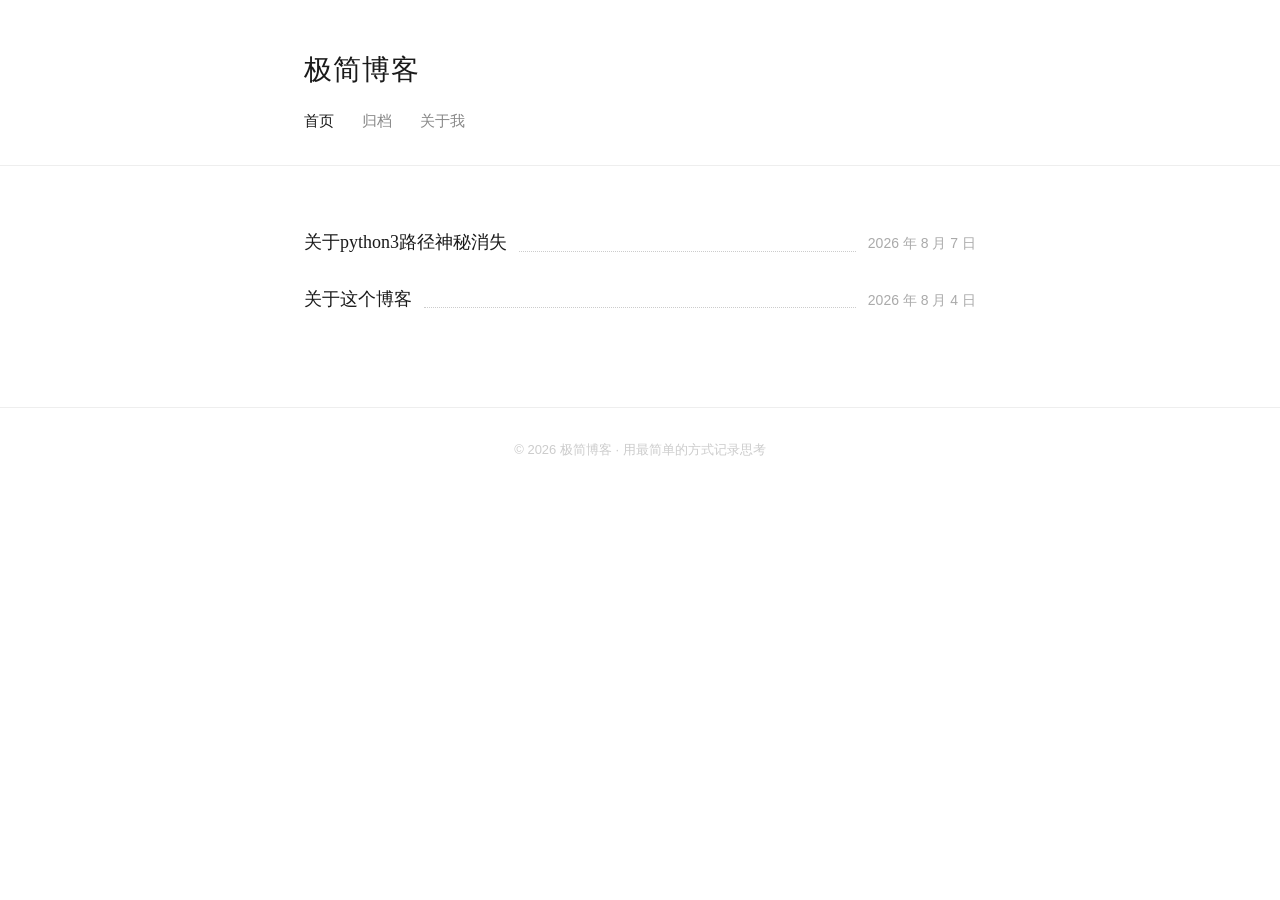
<file: index.html>
<!DOCTYPE html>
<html lang="zh-CN">
  <head>
    <meta charset="UTF-8" />
    <meta name="viewport" content="width=device-width, initial-scale=1.0" />
    <meta http-equiv="Cache-Control" content="no-cache, no-store, must-revalidate" />
    <meta http-equiv="Pragma" content="no-cache" />
    <meta http-equiv="Expires" content="0" />
    <title>极简博客</title>
    <link rel="stylesheet" href="assets/css/style.css?v=msiag0zb" />
  </head>
  <body>
    <!-- ==================== 顶部导航 ==================== -->
    <header class="site-header">
      <div class="container">
        <a href="#" class="site-title" id="site-title">极简博客</a>
        <nav class="site-nav">
          <a href="#" class="active" data-view="home" id="nav-home">首页</a>
          <a href="#" data-view="archive" id="nav-archive">归档</a>
          <a href="#" data-view="about" id="nav-about">关于我</a>
        </nav>
      </div>
    </header>

    <!-- ==================== 主内容区 ==================== -->
    <main class="container">

      <!-- 列表视图：首页 -->
      <section id="view-home" class="view">
        <ul class="post-list" id="post-list">
          <!-- JavaScript 动态渲染 -->
        </ul>
      </section>

      <!-- 文章详情视图（默认隐藏） -->
      <section id="view-detail" class="view" style="display:none">
        <a href="#" class="back-link" data-back="home">返回首页</a>
        <article class="article">
          <h1 id="article-title"></h1>
          <div class="article-meta" id="article-date"></div>
          <div id="article-body"></div>
        </article>

        <!--
        // ============================================================
        // 【预留】评论区 — 未来功能，当前隐藏
        // 启用时去掉下方 style="display:none" 即可
        // 后端接口：POST /api/comments  |  GET /api/comments?post=xxx
        // ============================================================
        -->
        <section id="comment-section" style="display:none">
          <h2 class="comment-heading">评论</h2>
          <div id="comment-list"></div>
          <form id="comment-form" class="comment-form">
            <input type="text" placeholder="昵称" id="comment-name" />
            <textarea placeholder="写下你的想法…" id="comment-body" rows="3"></textarea>
            <button type="submit">发表评论</button>
          </form>
        </section>
      </section>

      <!-- 归档视图（默认隐藏） -->
      <section id="view-archive" class="view" style="display:none">
        <h1 class="page-heading">归档</h1>
        <div id="archive-content">
          <!-- JavaScript 动态渲染 -->
        </div>
      </section>

      <!-- 关于我视图（默认隐藏） -->
      <section id="view-about" class="view" style="display:none">
        <article class="article">
          <h1>关于我</h1>
          <div id="about-content">
            <p>你好，我是 <strong>Vantchy</strong>。</p>
            <p>一名热爱简单事物的开发者。喜欢鸡尾酒、纸质书和命令行。相信好的设计就是尽量少的设计。</p>
            <p>这个博客记录我的技术笔记、读书感想和生活随笔。没有任何商业目的，纯粹是写给自己的思考存档。</p>
            <p>如果有任何想交流的想法，欢迎通过以下方式联系我：</p>
            <ul>
              <li>GitHub: <a href="https://github.com/Vantchy" target="_blank" rel="noopener">github.com/Vantchy</a></li>
              <li>Email: <a href="mailto:2026201885@ruc.edu.com">2026201885@ruc.edu.com</a></li>
            </ul>
          </div>
        </article>

        <!--
        // ============================================================
        // 【预留】关注 / 订阅功能 — 未来功能，当前隐藏
        // 启用时去掉下方 style="display:none"
        // 后端接口：POST /api/subscribe
        // ============================================================
        -->
        <div id="follow-section" style="display:none">
          <button id="follow-btn" class="follow-btn">+ 关注</button>
          <span id="follower-count"></span>
        </div>
      </section>

    </main>

    <!-- file:// 协议提示 -->
    <div id="protocol-hint" style="display:none">
      <div class="container">
        <p>💡 当前为本地文件模式，点击文章将跳转到文章页面。</p>
        <p>用 VSCode <strong>Live Server</strong> 插件打开获得完整体验。</p>
      </div>
    </div>

    <!-- ==================== 页脚 ==================== -->
    <footer class="site-footer">
      <div class="container">
        <p>&copy; 2026 极简博客 · 用最简单的方式记录思考</p>
      </div>
    </footer>

    <!--
    // ============================================================
    // 【预留】登录模态框 — 未来功能，当前隐藏
    // 后端接口：POST /api/login  |  POST /api/register  |  GET /api/user
    // ============================================================
    -->
    <div id="login-modal" style="display:none">
      <div class="modal-overlay">
        <div class="modal-box">
          <h2>登录</h2>
          <form id="login-form">
            <input type="text" placeholder="用户名" id="login-username" />
            <input type="password" placeholder="密码" id="login-password" />
            <button type="submit">登录</button>
          </form>
          <p class="modal-switch">
            没有账号？<a href="#" id="show-register">注册</a>
          </p>
        </div>
      </div>
    </div>

    <!-- 文章列表数据（build.js 自动注入，勿手动编辑） -->
    <script id="post-data" type="application/json">[{"file":"2026-08-07-关于python3路径神秘消失.html","title":"关于python3路径神秘消失","date":"2026-08-07"},{"file":"2026-08-04-关于这个博客.html","title":"关于这个博客","date":"2026-08-04"}]</script>
    <!-- 核心脚本 -->
    <script src="assets/js/script.js?v=msiag0zb"></script>
  </body>
</html>
</file>
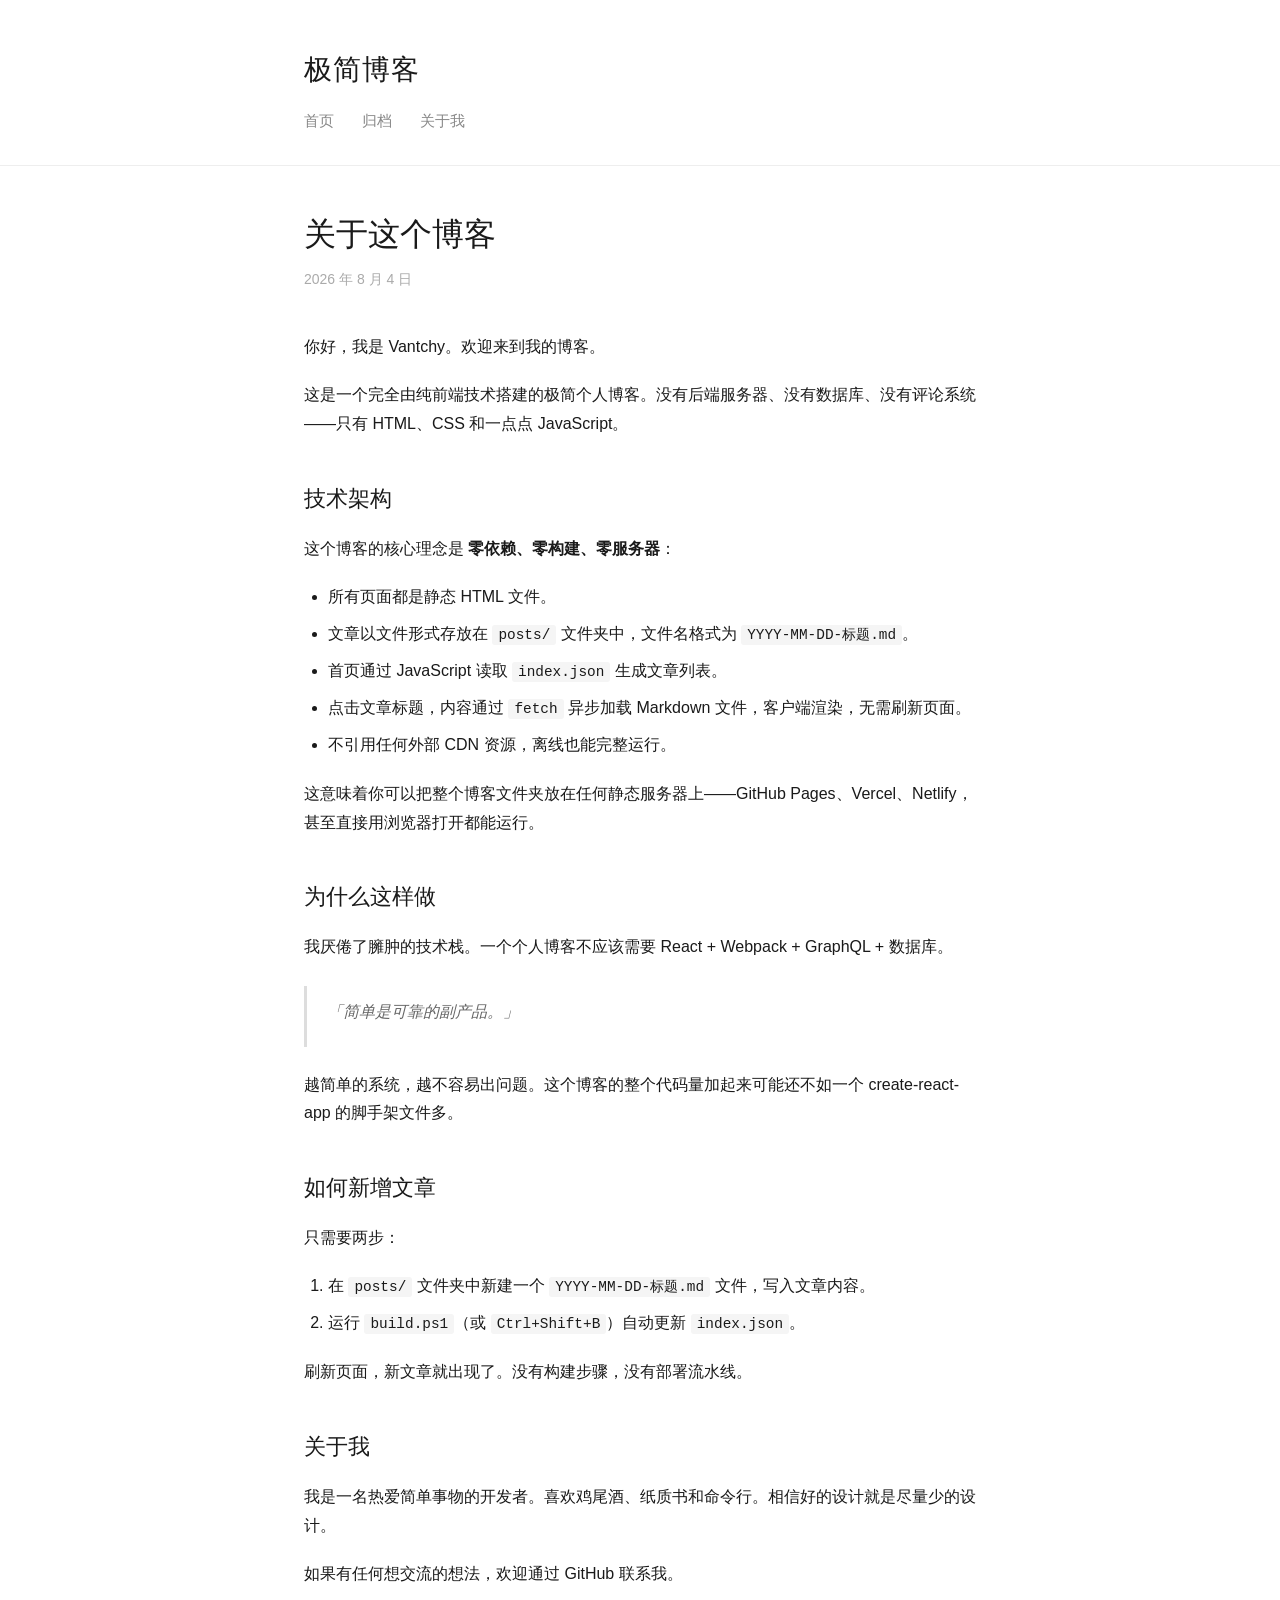
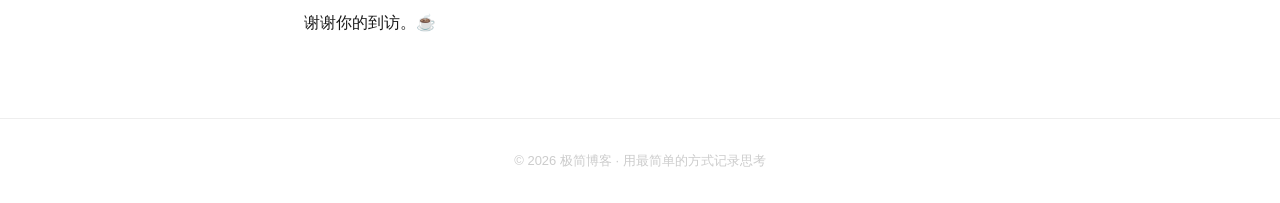
<file: posts/2026-08-04-关于这个博客.html>
<!DOCTYPE html>
<html lang="zh-CN">
<head>
  <meta charset="UTF-8">
  <meta name="viewport" content="width=device-width, initial-scale=1.0">
  <title>关于这个博客 - 极简博客</title>
  <link rel="stylesheet" href="../assets/css/style.css">
</head>
<body>
  <header class="site-header">
    <div class="container">
      <a href="../index.html" class="site-title">极简博客</a>
      <nav class="site-nav">
        <a href="../index.html">首页</a>
        <a href="#">归档</a>
        <a href="#">关于我</a>
      </nav>
    </div>
  </header>
  <main class="container">
    <article class="article">
      <h1>关于这个博客</h1>
      <div class="article-meta">2026 年 8 月 4 日</div>
      <p>你好，我是 Vantchy。欢迎来到我的博客。</p>
<p>这是一个完全由纯前端技术搭建的极简个人博客。没有后端服务器、没有数据库、没有评论系统——只有 HTML、CSS 和一点点 JavaScript。</p>
<h2>技术架构</h2>
<p>这个博客的核心理念是 <strong>零依赖、零构建、零服务器</strong>：</p>
<ul>
<li>所有页面都是静态 HTML 文件。</li>
<li>文章以文件形式存放在 <code>posts/</code> 文件夹中，文件名格式为 <code>YYYY-MM-DD-标题.md</code>。</li>
<li>首页通过 JavaScript 读取 <code>index.json</code> 生成文章列表。</li>
<li>点击文章标题，内容通过 <code>fetch</code> 异步加载 Markdown 文件，客户端渲染，无需刷新页面。</li>
<li>不引用任何外部 CDN 资源，离线也能完整运行。</li>
</ul>
<p>这意味着你可以把整个博客文件夹放在任何静态服务器上——GitHub Pages、Vercel、Netlify，甚至直接用浏览器打开都能运行。</p>
<h2>为什么这样做</h2>
<p>我厌倦了臃肿的技术栈。一个个人博客不应该需要 React + Webpack + GraphQL + 数据库。</p>
<blockquote><p>「简单是可靠的副产品。」</p></blockquote>
<p>越简单的系统，越不容易出问题。这个博客的整个代码量加起来可能还不如一个 create-react-app 的脚手架文件多。</p>
<h2>如何新增文章</h2>
<p>只需要两步：</p>
<ol>
<li>在 <code>posts/</code> 文件夹中新建一个 <code>YYYY-MM-DD-标题.md</code> 文件，写入文章内容。</li>
<li>运行 <code>build.ps1</code>（或 <code>Ctrl+Shift+B</code>）自动更新 <code>index.json</code>。</li>
</ol>
<p>刷新页面，新文章就出现了。没有构建步骤，没有部署流水线。</p>
<h2>关于我</h2>
<p>我是一名热爱简单事物的开发者。喜欢鸡尾酒、纸质书和命令行。相信好的设计就是尽量少的设计。</p>
<p>如果有任何想交流的想法，欢迎通过 GitHub 联系我。</p>
<p>谢谢你的到访。☕</p>
    </article>
  </main>
  <footer class="site-footer">
    <div class="container">
      <p>© 2026 极简博客 · 用最简单的方式记录思考</p>
    </div>
  </footer>
</body>
</html>
</file>
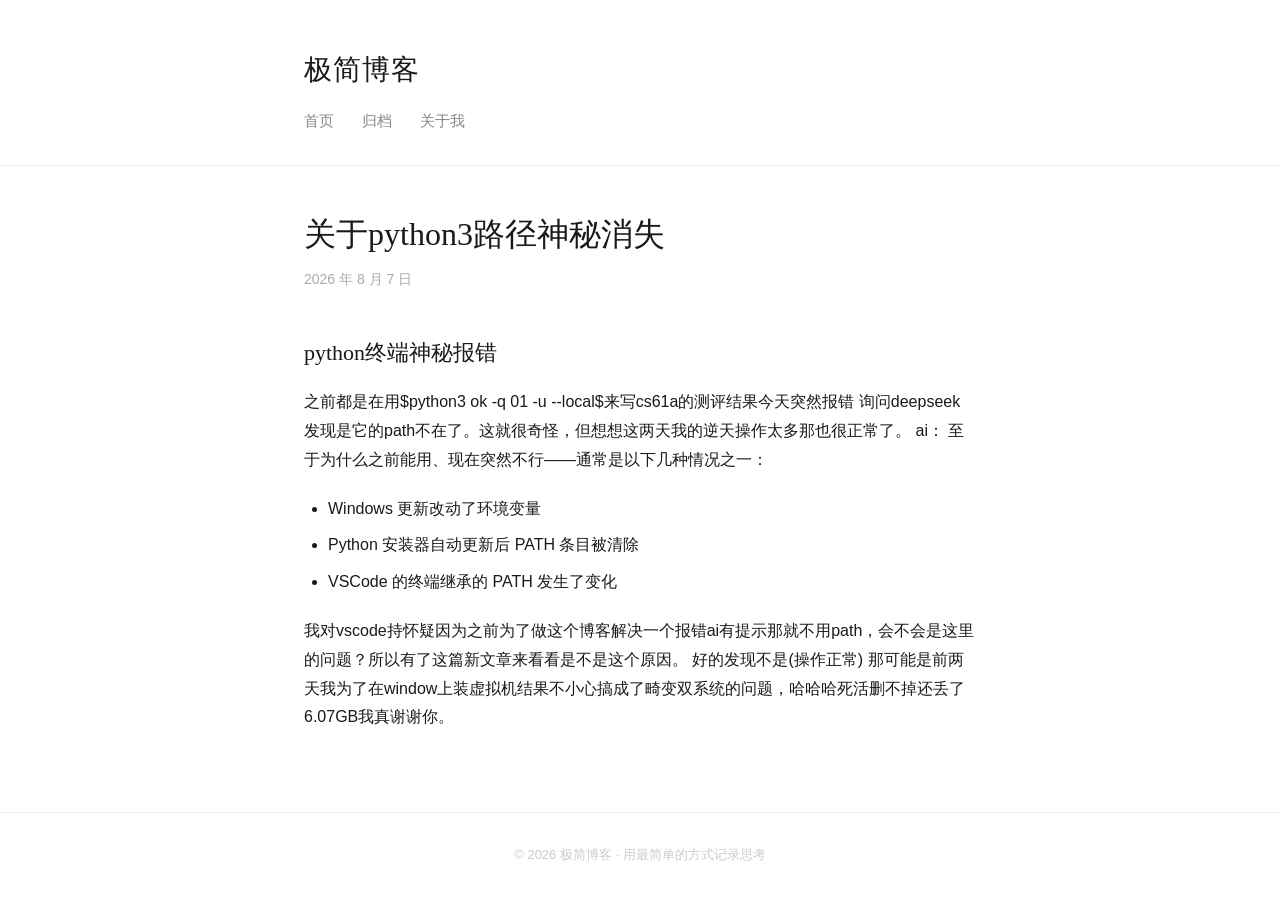
<file: posts/2026-08-07-关于python3路径神秘消失.html>
<!DOCTYPE html>
<html lang="zh-CN">
<head>
  <meta charset="UTF-8">
  <meta name="viewport" content="width=device-width, initial-scale=1.0">
  <title>关于python3路径神秘消失 - 极简博客</title>
  <link rel="stylesheet" href="../assets/css/style.css">
</head>
<body>
  <header class="site-header">
    <div class="container">
      <a href="../index.html" class="site-title">极简博客</a>
      <nav class="site-nav">
        <a href="../index.html">首页</a>
        <a href="#">归档</a>
        <a href="#">关于我</a>
      </nav>
    </div>
  </header>
  <main class="container">
    <article class="article">
      <h1>关于python3路径神秘消失</h1>
      <div class="article-meta">2026 年 8 月 7 日</div>
      <h2>python终端神秘报错</h2>
<p>之前都是在用$python3 ok -q 01 -u --local$来写cs61a的测评结果今天突然报错
询问deepseek发现是它的path不在了。这就很奇怪，但想想这两天我的逆天操作太多那也很正常了。
ai：
至于为什么之前能用、现在突然不行——通常是以下几种情况之一：</p>
<ul>
<li>Windows 更新改动了环境变量</li>
<li>Python 安装器自动更新后 PATH 条目被清除</li>
<li>VSCode 的终端继承的 PATH 发生了变化</li>
</ul>
<p>我对vscode持怀疑因为之前为了做这个博客解决一个报错ai有提示那就不用path，会不会是这里的问题？所以有了这篇新文章来看看是不是这个原因。
好的发现不是(操作正常)
那可能是前两天我为了在window上装虚拟机结果不小心搞成了畸变双系统的问题，哈哈哈死活删不掉还丢了6.07GB我真谢谢你。</p>
    </article>
  </main>
  <footer class="site-footer">
    <div class="container">
      <p>© 2026 极简博客 · 用最简单的方式记录思考</p>
    </div>
  </footer>
</body>
</html>
</file>
<file: assets/css/style.css>
/* ============================================
   极简个人博客 - 样式表
   设计理念：纯白背景、黑白灰配色、大量留白
   ============================================ */

/* --- 全局重置 & 基础设置 --- */
*,
*::before,
*::after {
  margin: 0;
  padding: 0;
  box-sizing: border-box;
}

body {
  font-family: -apple-system, BlinkMacSystemFont, "Segoe UI", Roboto,
    "Helvetica Neue", Arial, "Noto Sans SC", sans-serif;
  background-color: #ffffff;
  color: #1a1a1a;
  line-height: 1.6;
  -webkit-font-smoothing: antialiased;
  -moz-osx-font-smoothing: grayscale;
}

.container {
  max-width: 720px;
  margin: 0 auto;
  padding: 0 24px;
}

/* ============================================
   顶部导航
   ============================================ */
.site-header {
  padding: 48px 0 32px;
  border-bottom: 1px solid #eeeeee;
  margin-bottom: 48px;
}

.site-title {
  font-family: Georgia, "Times New Roman", "Noto Serif SC", serif;
  font-size: 28px;
  font-weight: 400;
  color: #1a1a1a;
  text-decoration: none;
  letter-spacing: 1px;
}

.site-nav {
  margin-top: 16px;
  display: flex;
  gap: 28px;
}

.site-nav a {
  font-size: 15px;
  color: #888888;
  text-decoration: none;
  transition: color 0.2s ease;
  cursor: pointer;
}

.site-nav a:hover,
.site-nav a.active {
  color: #1a1a1a;
}

/* ============================================
   文章列表（首页）
   ============================================ */
.post-list {
  list-style: none;
}

.post-item {
  display: flex;
  align-items: baseline;
  padding: 14px 0;
  cursor: pointer;
  transition: opacity 0.2s ease;
}

.post-item:hover {
  opacity: 0.6;
}

.post-title {
  font-family: Georgia, "Times New Roman", "Noto Serif SC", serif;
  font-size: 18px;
  font-weight: 400;
  color: #1a1a1a;
  white-space: nowrap;
  flex-shrink: 0;
}

.post-dots {
  flex-grow: 1;
  min-width: 24px;
  margin: 0 12px;
  border-bottom: 1px dotted #cccccc;
  align-self: flex-end;
  margin-bottom: 5px;
}

.post-date {
  font-size: 14px;
  color: #aaaaaa;
  white-space: nowrap;
  flex-shrink: 0;
}

.post-list-empty {
  text-align: center;
  color: #aaaaaa;
  font-size: 15px;
  padding: 60px 0;
}

/* ============================================
   文章详情
   ============================================ */
.back-link {
  display: inline-block;
  font-size: 14px;
  color: #888888;
  text-decoration: none;
  margin-bottom: 40px;
  transition: color 0.2s ease;
  cursor: pointer;
}

.back-link:hover {
  color: #1a1a1a;
}

.back-link::before {
  content: "← ";
}

.article {
  max-width: 680px;
  margin: 0 auto;
  line-height: 1.8;
}

.article h1 {
  font-family: Georgia, "Times New Roman", "Noto Serif SC", serif;
  font-size: 32px;
  font-weight: 400;
  color: #1a1a1a;
  margin-bottom: 12px;
  line-height: 1.3;
}

.article-meta {
  font-size: 14px;
  color: #aaaaaa;
  margin-bottom: 40px;
}

.article h2 {
  font-family: Georgia, "Times New Roman", "Noto Serif SC", serif;
  font-size: 22px;
  font-weight: 400;
  color: #1a1a1a;
  margin: 40px 0 16px;
}

.article h3 {
  font-family: Georgia, "Times New Roman", "Noto Serif SC", serif;
  font-size: 18px;
  font-weight: 400;
  color: #333333;
  margin: 32px 0 12px;
}

.article p {
  margin-bottom: 20px;
  font-size: 16px;
}

.article blockquote {
  margin: 24px 0;
  padding: 12px 20px;
  border-left: 3px solid #dddddd;
  color: #666666;
  font-style: italic;
}

.article blockquote p {
  margin-bottom: 8px;
}

.article ul,
.article ol {
  margin: 0 0 20px 24px;
}

.article li {
  margin-bottom: 8px;
}

.article hr {
  border: none;
  border-top: 1px solid #eeeeee;
  margin: 40px 0;
}

.article code {
  background-color: #f5f5f5;
  padding: 2px 6px;
  border-radius: 3px;
  font-size: 0.9em;
  font-family: "SF Mono", "Fira Code", "Consolas", monospace;
}

.article pre {
  background: #f8f8f8;
  padding: 16px 20px;
  border-radius: 4px;
  overflow-x: auto;
  margin-bottom: 20px;
}

.article pre code {
  background: none;
  padding: 0;
  font-size: 14px;
  line-height: 1.6;
}

.article img {
  max-width: 100%;
  height: auto;
  display: block;
  margin: 24px auto;
}

/* ============================================
   页面通用标题（归档、关于）
   ============================================ */
.page-heading {
  font-family: Georgia, "Times New Roman", "Noto Serif SC", serif;
  font-size: 28px;
  font-weight: 400;
  margin-bottom: 32px;
}

/* ============================================
   归档页
   ============================================ */
.archive-year {
  font-family: Georgia, "Times New Roman", "Noto Serif SC", serif;
  font-size: 22px;
  font-weight: 400;
  color: #1a1a1a;
  margin: 36px 0 12px;
}

.archive-year:first-child {
  margin-top: 0;
}

.archive-item {
  display: flex;
  align-items: baseline;
  padding: 8px 0;
  cursor: pointer;
  transition: opacity 0.2s ease;
}

.archive-item:hover {
  opacity: 0.6;
}

.archive-item-date {
  font-size: 13px;
  color: #aaaaaa;
  flex-shrink: 0;
  width: 80px;
}

.archive-item-title {
  font-size: 16px;
  color: #1a1a1a;
}

.archive-empty {
  text-align: center;
  color: #aaaaaa;
  font-size: 15px;
  padding: 60px 0;
}

/* ============================================
   关于我页
   ============================================ */
#about-content p {
  margin-bottom: 16px;
  font-size: 16px;
  line-height: 1.8;
}

#about-content ul {
  margin: 0 0 20px 20px;
}

#about-content li {
  margin-bottom: 8px;
}

#about-content a {
  color: #555;
}

/* ============================================
   【预留】评论区样式（display:none 直到启用）
   ============================================ */
.comment-heading {
  font-family: Georgia, "Times New Roman", "Noto Serif SC", serif;
  font-size: 20px;
  font-weight: 400;
  margin: 60px 0 24px;
  padding-top: 40px;
  border-top: 1px solid #eeeeee;
}

.comment-form {
  margin-top: 24px;
  display: flex;
  flex-direction: column;
  gap: 12px;
  max-width: 480px;
}

.comment-form input,
.comment-form textarea {
  padding: 10px 14px;
  border: 1px solid #dddddd;
  border-radius: 4px;
  font-size: 15px;
  font-family: inherit;
  outline: none;
  transition: border-color 0.2s;
}

.comment-form input:focus,
.comment-form textarea:focus {
  border-color: #999999;
}

.comment-form button {
  align-self: flex-start;
  padding: 8px 24px;
  background: #1a1a1a;
  color: #ffffff;
  border: none;
  border-radius: 4px;
  font-size: 14px;
  cursor: pointer;
  transition: background 0.2s;
}

.comment-form button:hover {
  background: #444444;
}

/* ============================================
   【预留】关注按钮样式（display:none 直到启用）
   ============================================ */
.follow-btn {
  padding: 8px 24px;
  background: #1a1a1a;
  color: #ffffff;
  border: none;
  border-radius: 4px;
  font-size: 14px;
  cursor: pointer;
  transition: background 0.2s;
}

.follow-btn:hover {
  background: #444444;
}

.follow-btn.following {
  background: #ffffff;
  color: #1a1a1a;
  border: 1px solid #1a1a1a;
}

/* ============================================
   【预留】登录模态框样式（display:none 直到启用）
   ============================================ */
.modal-overlay {
  position: fixed;
  inset: 0;
  background: rgba(0, 0, 0, 0.4);
  display: flex;
  align-items: center;
  justify-content: center;
  z-index: 100;
}

.modal-box {
  background: #ffffff;
  padding: 40px;
  border-radius: 8px;
  width: 360px;
  max-width: 90vw;
}

.modal-box h2 {
  font-family: Georgia, "Times New Roman", "Noto Serif SC", serif;
  font-weight: 400;
  margin-bottom: 24px;
  font-size: 22px;
}

.modal-box input {
  display: block;
  width: 100%;
  padding: 10px 14px;
  border: 1px solid #dddddd;
  border-radius: 4px;
  font-size: 15px;
  margin-bottom: 12px;
  outline: none;
}

.modal-box input:focus {
  border-color: #999999;
}

.modal-box button {
  width: 100%;
  padding: 10px;
  background: #1a1a1a;
  color: #ffffff;
  border: none;
  border-radius: 4px;
  font-size: 15px;
  cursor: pointer;
  margin-top: 8px;
}

.modal-switch {
  text-align: center;
  font-size: 13px;
  color: #888888;
  margin-top: 16px;
}

.modal-switch a {
  color: #1a1a1a;
}

/* ============================================================
   file:// 协议提示
   ============================================================ */
#protocol-hint {
  background-color: #fafafa;
  border: 1px solid #eeeeee;
  border-radius: 4px;
  padding: 20px 0;
  margin-bottom: 24px;
}

#protocol-hint p {
  font-size: 14px;
  color: #888888;
  text-align: center;
  margin: 4px 0;
}

#protocol-hint strong {
  color: #555555;
  font-weight: 600;
}

/* ============================================
   页脚
   ============================================ */
.site-footer {
  margin-top: 80px;
  padding: 32px 0;
  border-top: 1px solid #eeeeee;
  text-align: center;
  font-size: 13px;
  color: #cccccc;
}

/* ============================================
   响应式
   ============================================ */
@media (max-width: 600px) {
  .container {
    padding: 0 16px;
  }

  .site-header {
    padding: 32px 0 24px;
    margin-bottom: 32px;
  }

  .site-title {
    font-size: 24px;
  }

  .article h1 {
    font-size: 26px;
  }

  .article {
    line-height: 1.75;
  }

  .archive-item-date {
    width: 64px;
    font-size: 12px;
  }
}
</file>
